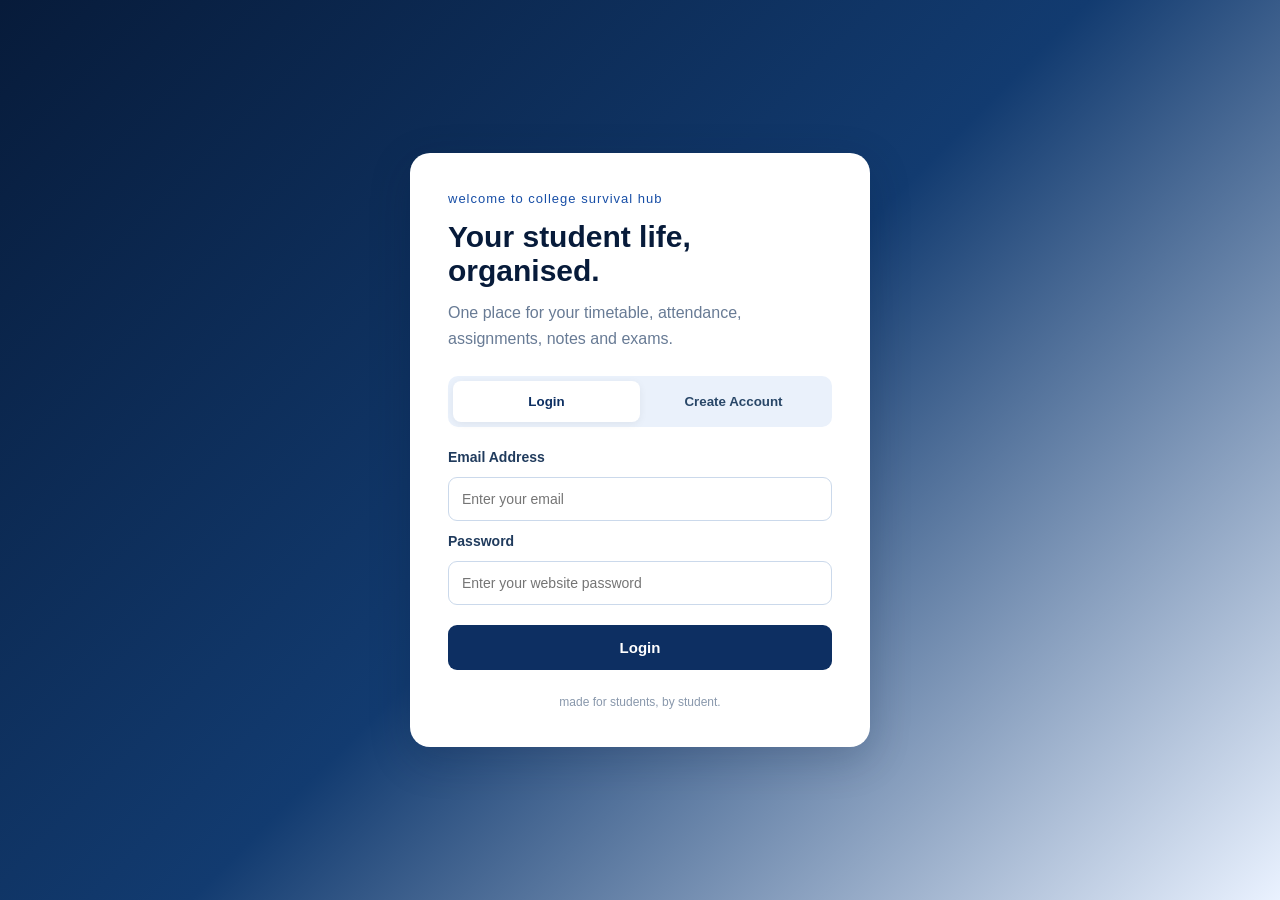
<file: index.html>
<!DOCTYPE html>
<html lang="en">
<head>
    <meta charset="UTF-8">
    <meta name="viewport" content="width=device-width, initial-scale=1.0">

    <title>College Survival Hub</title>

    <link rel="stylesheet" href="css/style.css">
</head>

<body class="auth-page">

    <div class="auth-container">

        <p class="welcome-text">
            welcome to college survival hub
        </p>

        <h1>Your student life, organised.</h1>

        <p class="description">
            One place for your timetable, attendance,
            assignments, notes and exams.
        </p>

        <div class="tabs">

            <button id="login-tab" class="tab active" type="button">
                Login
            </button>

            <button id="signup-tab" class="tab" type="button">
                Create Account
            </button>

        </div>

        <!-- LOGIN FORM -->

        <form id="login-form">

            <label>Email Address</label>

            <input
                type="email"
                id="login-email"
                placeholder="Enter your email"
                required
            >

            <label>Password</label>

            <input
                type="password"
                id="login-password"
                placeholder="Enter your website password"
                required
            >

            <button type="submit" class="main-button">
                Login
            </button>

        </form>

        <!-- REGISTRATION FORM -->

        <form id="signup-form" class="hidden">

            <label>Your Name</label>

            <input
                type="text"
                id="signup-name"
                placeholder="Enter your name"
                required
            >

            <label>Email Address</label>

            <input
                type="email"
                id="signup-email"
                placeholder="Enter your email"
                required
            >

            <label>Create Password</label>

            <input
                type="password"
                id="signup-password"
                placeholder="Minimum 8 characters"
                minlength="8"
                required
            >

            <button type="submit" class="main-button">
                Create My Account
            </button>

        </form>

        <p id="message" class="message"></p>

        <p class="footer-text">
            made for students, by student.

        </p>

    </div>

    <script src="js/auth.js"></script>

</body>
</html>
</file>
<file: css/style.css>
/* =========================================
   COLLEGE SURVIVAL HUB
   NAVY BLUE + WHITE GRADIENT THEME
   CONSOLIDATED RESPONSIVE STYLESHEET
========================================= */

:root {
    --navy: #071B3A;
    --dark-blue: #0D2F62;
    --royal-blue: #174EA6;
    --light-blue: #DCEAFF;
    --pale-blue: #EAF1FA;
    --white: #FFFFFF;
    --text: #20334D;
    --muted: #647994;
    --border: #D3E0F0;
    --success: #2C9B69;
    --danger: #C83F4D;
    --shadow: 0 8px 24px rgba(7, 27, 58, 0.08);
}

* {
    margin: 0;
    padding: 0;
    box-sizing: border-box;
}

html {
    scroll-behavior: smooth;
}

body {
    font-family: "Segoe UI", Arial, sans-serif;
    color: var(--text);
}

button,
input,
select,
textarea {
    font-family: inherit;
}

button,
a {
    -webkit-tap-highlight-color: transparent;
}

button {
    cursor: pointer;
}

.hidden {
    display: none !important;
}

/* =========================================
   LOGIN AND REGISTRATION PAGE
========================================= */

.auth-page {
    min-height: 100vh;
    display: flex;
    justify-content: center;
    align-items: center;
    padding: 20px;
    background: linear-gradient(
        135deg,
        var(--navy),
        #123B70,
        #EAF2FF
    );
}

.auth-container {
    background: var(--white);
    width: 100%;
    max-width: 460px;
    padding: 38px;
    border-radius: 20px;
    box-shadow: 0 12px 40px rgba(7, 27, 58, 0.22);
    animation: fadeIn 0.6s ease both;
}

.welcome-text {
    color: var(--royal-blue);
    font-size: 13px;
    letter-spacing: 1px;
    margin-bottom: 14px;
}

.auth-container h1 {
    color: var(--navy);
    font-size: 30px;
    margin-bottom: 12px;
}

.description {
    color: #687B95;
    line-height: 1.6;
    margin-bottom: 25px;
}

/* Login and signup tabs */

.tabs {
    display: flex;
    background: #EAF1FB;
    padding: 5px;
    border-radius: 10px;
    margin-bottom: 22px;
}

.tab {
    flex: 1;
    border: none;
    padding: 13px;
    border-radius: 8px;
    background: transparent;
    color: #294768;
    font-weight: bold;
    transition: 0.3s ease;
}

.tab.active {
    background: var(--white);
    color: var(--dark-blue);
    box-shadow: 0 2px 8px rgba(0, 0, 0, 0.06);
}

/* Authentication forms */

.auth-container form {
    display: flex;
    flex-direction: column;
    gap: 12px;
}

.auth-container label {
    font-size: 14px;
    font-weight: bold;
    color: #203B5D;
}

.auth-container input {
    width: 100%;
    padding: 13px;
    border: 1px solid #CBD9EB;
    border-radius: 9px;
    font-size: 14px;
    color: var(--text);
}

.auth-container input:focus {
    outline: 2px solid #B4D0F5;
}

/* Main button */

.main-button {
    background: var(--dark-blue);
    color: var(--white);
    border: none;
    padding: 14px;
    border-radius: 9px;
    font-size: 15px;
    font-weight: bold;
    margin-top: 8px;
    transition: 0.3s ease;
}

.main-button:hover {
    background: var(--navy);
    transform: translateY(-2px);
}

.message {
    margin-top: 14px;
    font-size: 13px;
    color: var(--royal-blue);
    line-height: 1.5;
}

.footer-text {
    color: #8998AC;
    font-size: 12px;
    text-align: center;
    margin-top: 25px;
}

/* =========================================
   DASHBOARD BASE
========================================= */

.dashboard-page {
    min-height: 100vh;
    background: var(--pale-blue);
    color: var(--text);
}

.app-layout {
    display: flex;
    align-items: flex-start;
    min-height: calc(100vh - 76px);
}

/* =========================================
   HEADER
========================================= */

.dashboard-header {
    min-height: 76px;
    padding: 12px 35px;
    background: linear-gradient(
        110deg,
        var(--navy),
        var(--dark-blue),
        var(--royal-blue)
    );
    display: flex;
    align-items: center;
    justify-content: space-between;
    gap: 15px;
    position: sticky;
    top: 0;
    z-index: 100;
    box-shadow: 0 5px 20px rgba(7, 27, 58, 0.22);
}

.dashboard-header h1,
.dashboard-header h2 {
    color: var(--white);
    font-size: 23px;
    margin: 0;
    letter-spacing: -0.5px;
}

.logout-btn,
.dashboard-header button {
    background: var(--white);
    color: var(--dark-blue);
    border: none;
    border-radius: 25px;
    padding: 11px 24px;
    font-weight: 700;
    white-space: nowrap;
    transition: 0.3s ease;
}

.logout-btn:hover,
.dashboard-header button:hover {
    background: var(--light-blue);
    transform: translateY(-2px);
}

/* =========================================
   SIDEBAR
========================================= */

.sidebar {
    width: 245px;
    min-width: 245px;
    min-height: calc(100vh - 76px);
    height: calc(100vh - 76px);
    background: var(--white);
    padding: 30px 17px;
    border-right: 1px solid var(--border);
    position: sticky;
    top: 76px;
    display: flex;
    flex-direction: column;
    overflow-y: auto;
}

.sidebar-label {
    color: #8293A9;
    font-size: 11px;
    font-weight: 800;
    letter-spacing: 1.5px;
    padding-left: 13px;
    margin-bottom: 18px;
}

.sidebar nav {
    display: flex;
    flex-direction: column;
    gap: 7px;
}

.nav-link {
    text-decoration: none;
    color: #52677F;
    padding: 13px 14px;
    border-radius: 11px;
    font-size: 14px;
    font-weight: 600;
    white-space: nowrap;
    transition: 0.3s ease;
}

.nav-link:hover,
.nav-link.active {
    background: var(--light-blue);
    color: var(--dark-blue);
    transform: translateX(3px);
}

.sidebar-tip {
    margin-top: auto;
    background: linear-gradient(135deg, #E4EEFF, #F4F8FF);
    border: 1px solid #CBDCF2;
    border-radius: 15px;
    padding: 16px;
    color: var(--dark-blue);
}

.sidebar-tip span {
    font-weight: 750;
    font-size: 13px;
}

.sidebar-tip p {
    color: #536D8D;
    font-size: 12px;
    line-height: 1.6;
    margin-bottom: 0;
}

/* =========================================
   MAIN CONTENT
========================================= */

.dashboard-main {
    flex: 1;
    width: calc(100% - 245px);
    min-width: 0;
    padding: 32px;
    animation: fadeIn 0.6s ease both;
}

.dashboard-section,
.dashboard-card {
    scroll-margin-top: 95px;
}

/* =========================================
   WELCOME BANNER
========================================= */

.hero {
    background: linear-gradient(
        115deg,
        var(--navy),
        var(--dark-blue) 55%,
        var(--royal-blue)
    );
    color: var(--white);
    border-radius: 22px;
    padding: 35px;
    margin-bottom: 25px;
    min-height: 190px;
    display: flex;
    align-items: center;
    justify-content: space-between;
    gap: 15px;
    overflow: hidden;
    box-shadow: 0 12px 30px rgba(7, 27, 58, 0.22);
}

.hero h1,
.hero h2 {
    color: var(--white);
    font-size: 30px;
    margin: 10px 0;
}

.hero p {
    color: var(--white);
    opacity: 0.95;
    line-height: 1.6;
}

.hero .welcome-text {
    color: #C9DCFF;
    font-size: 12px;
    font-weight: 750;
    letter-spacing: 1.5px;
}

.hero-decoration {
    font-size: 115px;
    color: rgba(255, 255, 255, 0.16);
    padding-right: 25px;
    flex-shrink: 0;
}

/* =========================================
   STATISTICS
========================================= */

.stats-grid {
    display: grid;
    grid-template-columns: repeat(4, minmax(0, 1fr));
    gap: 17px;
    margin-bottom: 35px;
}

.stat-card {
    background: var(--white);
    padding: 20px;
    border: 1px solid var(--border);
    border-radius: 17px;
    box-shadow: var(--shadow);
    transition: 0.3s ease;
}

.stat-card:hover {
    transform: translateY(-5px);
    box-shadow: 0 10px 23px rgba(7, 27, 58, 0.12);
}

.stat-icon {
    font-size: 24px;
}

.stat-card p {
    color: #61758E;
    font-size: 13px;
    margin: 13px 0 5px;
}

.stat-card h2 {
    color: var(--dark-blue);
    font-size: 30px;
    margin-bottom: 5px;
}

.stat-card small {
    color: #8293A9;
    font-size: 11px;
}

/* =========================================
   SECTION HEADINGS
========================================= */

.section-heading {
    display: flex;
    align-items: center;
    justify-content: space-between;
    flex-wrap: wrap;
    gap: 12px;
    margin: 10px 0 20px;
}

.section-heading h2 {
    color: var(--navy);
    font-size: 22px;
    margin-bottom: 5px;
}

.section-heading p {
    color: var(--muted);
    font-size: 13px;
}

.section-tag {
    background: var(--light-blue);
    color: var(--dark-blue);
    padding: 8px 12px;
    border-radius: 20px;
    font-size: 10px;
    font-weight: 800;
    letter-spacing: 1px;
}

/* =========================================
   DASHBOARD GRIDS AND CARDS
========================================= */

.dashboard-grid,
.feature-grid {
    display: grid;
    grid-template-columns: repeat(2, minmax(0, 1fr));
    gap: 22px;
}

.dashboard-card {
    background: var(--white);
    padding: 25px;
    border: 1px solid var(--border);
    border-radius: 18px;
    box-shadow: 0 5px 18px rgba(7, 27, 58, 0.05);
    min-width: 0;
    transition: transform 0.3s ease, box-shadow 0.3s ease;
}

.dashboard-card:hover {
    transform: translateY(-3px);
    box-shadow: 0 12px 25px rgba(7, 27, 58, 0.11);
}

.dashboard-card h1,
.dashboard-card h2,
.dashboard-card h3,
.dashboard-card h4 {
    color: var(--dark-blue);
    font-size: 19px;
    margin-bottom: 12px;
}

.dashboard-card p {
    color: #61758E;
    font-size: 13px;
    line-height: 1.6;
}

/* =========================================
   DASHBOARD INPUTS
========================================= */

.dashboard-card input,
.dashboard-card textarea,
.dashboard-card select {
    display: block;
    width: 100%;
    padding: 12px 14px;
    margin: 10px 0;
    border: 1px solid #CBD9EB;
    border-radius: 10px;
    background: #F7FAFF;
    color: var(--text);
    font-size: 13px;
    outline: none;
    transition: 0.2s ease;
}

.dashboard-card input:focus,
.dashboard-card textarea:focus,
.dashboard-card select:focus {
    border-color: var(--royal-blue);
    box-shadow: 0 0 0 3px rgba(23, 78, 166, 0.13);
}

.dashboard-card textarea {
    resize: vertical;
}

.dashboard-card input::placeholder,
.dashboard-card textarea::placeholder {
    color: #8293A9;
}

/* =========================================
   DASHBOARD BUTTONS
========================================= */

.dashboard-card button,
.upload-label {
    display: inline-block;
    background: linear-gradient(
        110deg,
        var(--dark-blue),
        var(--royal-blue)
    );
    color: var(--white);
    border: none;
    border-radius: 9px;
    padding: 11px 17px;
    margin: 7px 5px 7px 0;
    font-size: 12px;
    font-weight: 700;
    transition: 0.25s ease;
}

.dashboard-card button:hover,
.upload-label:hover {
    background: var(--navy);
    transform: translateY(-2px);
}

.upload-label {
    margin-top: 12px;
}

.dashboard-card input[type="file"] {
    background: #F1F6FD;
    padding: 10px;
    cursor: pointer;
}

.small-text {
    font-size: 11px !important;
    color: #8293A9 !important;
}

/* =========================================
   SAVED ITEMS
========================================= */

.attendance-item,
.assignment-item,
.note-item,
.exam-item,
.study-item {
    background: #F4F8FF;
    border: 1px solid var(--border);
    padding: 16px;
    margin: 13px 0;
    border-radius: 12px;
    overflow-wrap: anywhere;
}

.attendance-item h3,
.assignment-item h3,
.note-item h3,
.exam-item h3,
.study-item h3 {
    color: var(--dark-blue);
    margin-top: 0;
}

.attendance-item p,
.assignment-item p,
.note-item p,
.exam-item p,
.study-item p {
    color: #52677F;
    font-size: 13px;
    line-height: 1.5;
}

.completed,
.prepared {
    border-left: 4px solid var(--success);
    background: #EFFAF4;
}

/* Delete and absent buttons */

.dashboard-card .delete-btn,
.dashboard-card .delete-assignment,
.dashboard-card .delete-note,
.dashboard-card .delete-exam,
.dashboard-card .delete-study {
    background: #FFF0F0;
    color: var(--danger);
}

.dashboard-card .absent-btn {
    background: #FFF4EB;
    color: #B85E27;
}

/* =========================================
   TIMETABLE PREVIEW
========================================= */

#timetable-preview {
    margin-top: 15px;
    padding: 10px;
    background: #F4F8FF;
    border: 1px solid var(--border);
    border-radius: 12px;
    overflow: auto;
}

#timetable-preview img {
    max-width: 100%;
    height: auto;
    border-radius: 8px;
}

#timetable-preview iframe {
    width: 100%;
    height: 400px;
    border: none;
    border-radius: 8px;
}

#timetable-preview a,
.note-item a {
    display: inline-block;
    color: var(--dark-blue);
    font-weight: 700;
    margin-top: 10px;
}

/* =========================================
   IMPORTANT LINKS
========================================= */

#important-links {
    padding: 25px 0;
}

.link-card {
    display: block;
    text-decoration: none;
    color: var(--navy);
    cursor: pointer;
    padding: 25px;
    border-radius: 16px;
    background: var(--white);
    border: 1px solid var(--light-blue);
    transition: 0.3s ease;
}

.link-card:hover {
    transform: translateY(-6px);
    box-shadow: 0 14px 30px rgba(7, 27, 58, 0.15);
    border-color: var(--royal-blue);
}

.link-icon {
    font-size: 35px;
    margin-bottom: 15px;
}

.link-card h3 {
    color: var(--dark-blue);
    margin-bottom: 10px;
}

.link-card p {
    color: var(--muted);
    font-size: 14px;
    line-height: 1.6;
    margin-bottom: 18px;
}

.link-action {
    display: inline-block;
    color: var(--royal-blue);
    font-weight: 700;
    font-size: 14px;
}

/* =========================================
   CUSTOM LINKS
========================================= */

.custom-links-area {
    margin-top: 35px;
    padding: 25px;
    background: var(--white);
    border: 1px solid var(--light-blue);
    border-radius: 18px;
    box-shadow: var(--shadow);
}

.custom-links-area h3 {
    color: var(--dark-blue);
    margin-bottom: 8px;
}

.custom-links-area > p {
    color: var(--muted);
    font-size: 14px;
    margin-bottom: 18px;
}

.custom-link-form {
    display: flex;
    flex-wrap: wrap;
    gap: 12px;
}

.custom-link-form input {
    flex: 1;
    min-width: 200px;
    width: auto;
    padding: 13px;
    border: 1px solid #CBD5E1;
    border-radius: 10px;
    outline: none;
    font-size: 14px;
}

.custom-link-form input:focus {
    border-color: var(--royal-blue);
    box-shadow: 0 0 0 3px rgba(23, 78, 166, 0.12);
}

.custom-link-form button {
    padding: 13px 20px;
    background: linear-gradient(
        135deg,
        var(--dark-blue),
        var(--royal-blue)
    );
    color: var(--white);
    border: none;
    border-radius: 10px;
    font-weight: 600;
}

.custom-links-list {
    display: grid;
    grid-template-columns: repeat(
        auto-fit,
        minmax(min(220px, 100%), 1fr)
    );
    gap: 15px;
    margin-top: 22px;
}

.custom-link-item {
    padding: 17px;
    border: 1px solid var(--light-blue);
    border-radius: 12px;
    background: #F5F8FF;
    display: flex;
    align-items: center;
    justify-content: space-between;
    gap: 10px;
    min-width: 0;
    transition: 0.3s ease;
}

.custom-link-item:hover {
    transform: translateY(-3px);
    box-shadow: var(--shadow);
}

.custom-link-item a {
    color: var(--royal-blue);
    font-weight: 600;
    text-decoration: none;
    overflow-wrap: anywhere;
}

.custom-link-actions {
    display: flex;
    gap: 7px;
    flex-shrink: 0;
}

.edit-custom-link {
    background: var(--light-blue);
    color: var(--royal-blue);
    border: none;
    border-radius: 8px;
    padding: 8px 11px;
}

.delete-custom-link {
    background: #FEE2E2;
    color: #B91C1C;
    border: none;
    border-radius: 8px;
    padding: 8px 11px;
}

.edit-custom-link:hover {
    background: #BFDBFE;
}

.delete-custom-link:hover {
    background: #FECACA;
}

/* =========================================
   TOAST NOTIFICATIONS
========================================= */

.toast-notification {
    position: fixed;
    top: 25px;
    right: 25px;
    z-index: 9999;
    min-width: 250px;
    max-width: 350px;
    padding: 15px 20px;
    background: var(--dark-blue);
    color: var(--white);
    border-radius: 12px;
    box-shadow: 0 8px 25px rgba(7, 27, 58, 0.25);
    opacity: 0;
    transform: translateX(30px);
    pointer-events: none;
    transition: opacity 0.3s ease, transform 0.3s ease;
}

.toast-notification.show {
    opacity: 1;
    transform: translateX(0);
}

.toast-notification.success {
    border-left: 5px solid #36C98F;
}

.toast-notification.error {
    border-left: 5px solid #F06B75;
}

/* =========================================
   CREATOR FOOTER
========================================= */

.creator-footer {
    margin-top: 50px;
    padding: 35px 20px;
    text-align: center;
    background: linear-gradient(
        135deg,
        var(--navy),
        var(--royal-blue)
    );
    color: var(--white);
    border-radius: 18px;
    transition: transform 0.3s ease;
}

.creator-footer:hover {
    transform: translateY(-3px);
}

.creator-footer h3 {
    color: var(--white);
    margin-bottom: 10px;
}

.creator-footer p {
    color: var(--light-blue);
    font-size: 14px;
}

.creator-footer span {
    color: #BFDBFE;
    font-size: 13px;
}

.creator-footer h2 {
    color: #93C5FD;
    margin: 10px 0;
    font-size: 23px;
}

.creator-degree {
    margin-bottom: 20px;
}

.creator-footer small {
    color: #CBD5E1;
    font-size: 12px;
}

.creator-divider {
    width: 65px;
    height: 3px;
    background: #93C5FD;
    margin: 20px auto;
    border-radius: 5px;
}

/* =========================================
   ANIMATIONS
========================================= */

@keyframes fadeIn {
    from {
        opacity: 0;
        transform: translateY(12px);
    }

    to {
        opacity: 1;
        transform: translateY(0);
    }
}

@keyframes sectionReveal {
    from {
        opacity: 0.65;
        transform: translateY(10px);
    }

    to {
        opacity: 1;
        transform: translateY(0);
    }
}

.dashboard-section:target {
    animation: sectionReveal 0.45s ease;
}

/* Keyboard accessibility */

a:focus-visible,
button:focus-visible {
    outline: 2px solid var(--royal-blue);
    outline-offset: 3px;
}

/* =========================================
   TABLET RESPONSIVENESS
========================================= */

@media (max-width: 1050px) {
    .stats-grid {
        grid-template-columns: repeat(2, minmax(0, 1fr));
    }

    .sidebar {
        width: 210px;
        min-width: 210px;
    }

    .dashboard-main {
        width: calc(100% - 210px);
        padding: 22px;
    }
}

/* =========================================
   MOBILE RESPONSIVENESS
========================================= */

@media (max-width: 760px) {

    .app-layout {
        display: block;
    }

    .sidebar {
        position: sticky;
        top: 76px;
        z-index: 90;
        width: 100%;
        min-width: 0;
        height: auto;
        min-height: 0;
        padding: 10px 12px;
        border-right: none;
        border-bottom: 1px solid var(--border);
        overflow: visible;
    }

    .sidebar-label,
    .sidebar-tip {
        display: none;
    }

    .sidebar nav {
        flex-direction: row;
        overflow-x: auto;
        overflow-y: hidden;
        gap: 7px;
        padding-bottom: 3px;
        scrollbar-width: thin;
        -webkit-overflow-scrolling: touch;
    }

    .nav-link {
        flex: 0 0 auto;
        font-size: 12px;
        padding: 10px 12px;
    }

    .nav-link:hover,
    .nav-link.active {
        transform: none;
    }

    .dashboard-main {
        width: 100%;
        padding: 18px;
    }

    .dashboard-grid,
    .feature-grid {
        grid-template-columns: 1fr;
    }

    .hero {
        padding: 25px;
        min-height: 160px;
    }

    .hero h1,
    .hero h2 {
        font-size: 24px;
    }

    .hero-decoration {
        font-size: 65px;
        padding: 0;
    }

    .dashboard-header {
        min-height: 76px;
        padding: 12px 18px;
    }

    .custom-link-form {
        flex-direction: column;
    }

    .custom-link-form input {
        width: 100%;
        min-width: 0;
    }

    .custom-link-form button {
        width: 100%;
    }
}

/* =========================================
   SMALL MOBILE SCREENS
========================================= */

@media (max-width: 480px) {

    .auth-container {
        padding: 25px 20px;
    }

    .auth-container h1 {
        font-size: 25px;
    }

    .dashboard-header {
        padding: 10px 13px;
        gap: 10px;
    }

    .dashboard-header h1,
    .dashboard-header h2 {
        font-size: 16px;
    }

    .logout-btn,
    .dashboard-header button {
        padding: 9px 14px;
        font-size: 12px;
    }

    .dashboard-main {
        padding: 14px;
    }

    .stats-grid {
        gap: 10px;
    }

    .stat-card {
        padding: 14px;
    }

    .stat-card h2 {
        font-size: 24px;
    }

    .stat-card p {
        font-size: 12px;
    }

    .hero {
        padding: 20px;
        border-radius: 16px;
    }

    .hero h1,
    .hero h2 {
        font-size: 21px;
    }

    .hero-decoration {
        font-size: 48px;
    }

    .dashboard-card {
        padding: 18px;
    }

    .section-heading {
        align-items: flex-start;
    }

    .section-heading h2 {
        font-size: 20px;
    }

    .section-tag {
        display: none;
    }

    .link-card {
        padding: 20px;
    }

    .custom-links-area {
        padding: 17px;
    }

    .custom-link-item {
        flex-wrap: wrap;
    }

    .custom-link-actions {
        width: 100%;
    }

    .custom-link-actions button {
        flex: 1;
    }

    .creator-footer {
        padding: 28px 15px;
        margin-top: 35px;
    }

    .creator-footer h2 {
        font-size: 20px;
        overflow-wrap: anywhere;
    }

    .toast-notification {
        left: 15px;
        right: 15px;
        top: 15px;
        min-width: 0;
        max-width: none;
    }
}

/* =========================================
   REDUCED MOTION ACCESSIBILITY
========================================= */

@media (prefers-reduced-motion: reduce) {
    *,
    *::before,
    *::after {
        scroll-behavior: auto !important;
        animation-duration: 0.01ms !important;
        animation-iteration-count: 1 !important;
        transition-duration: 0.01ms !important;
    }
}
</file>
